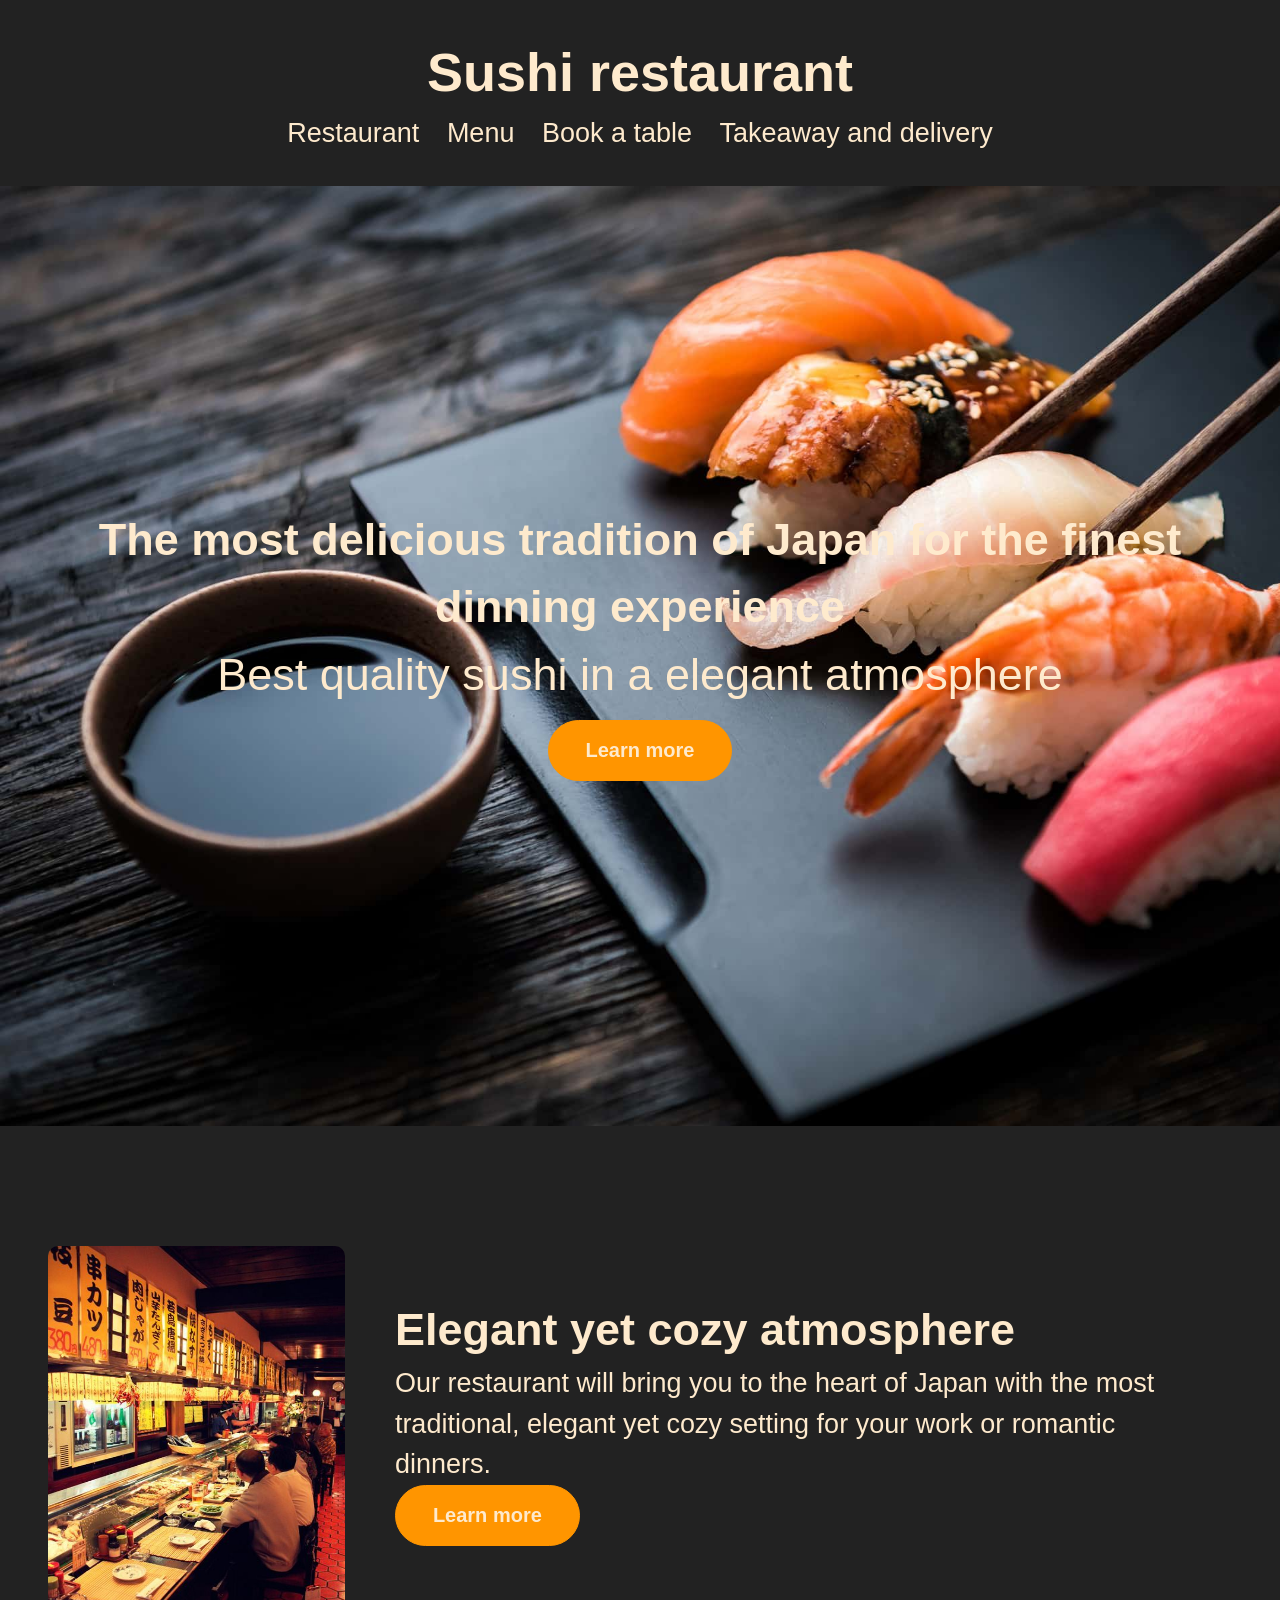
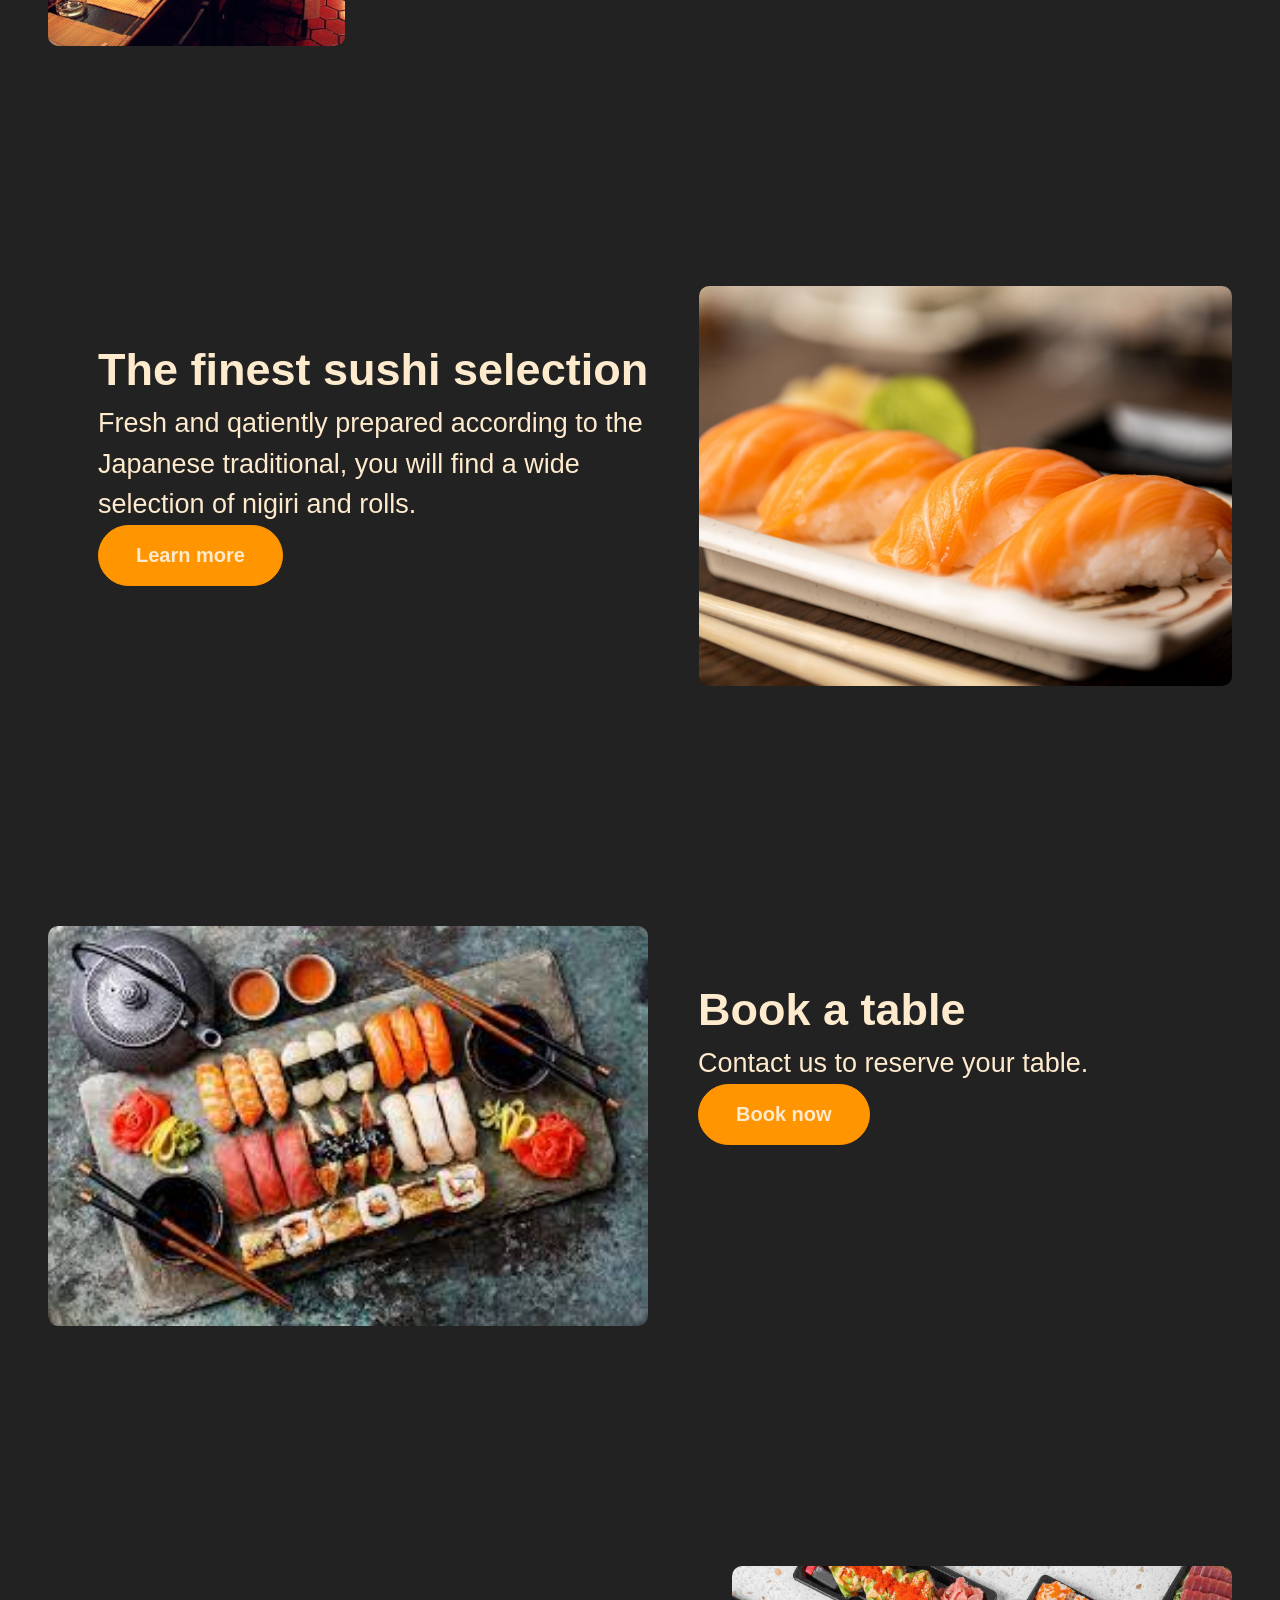
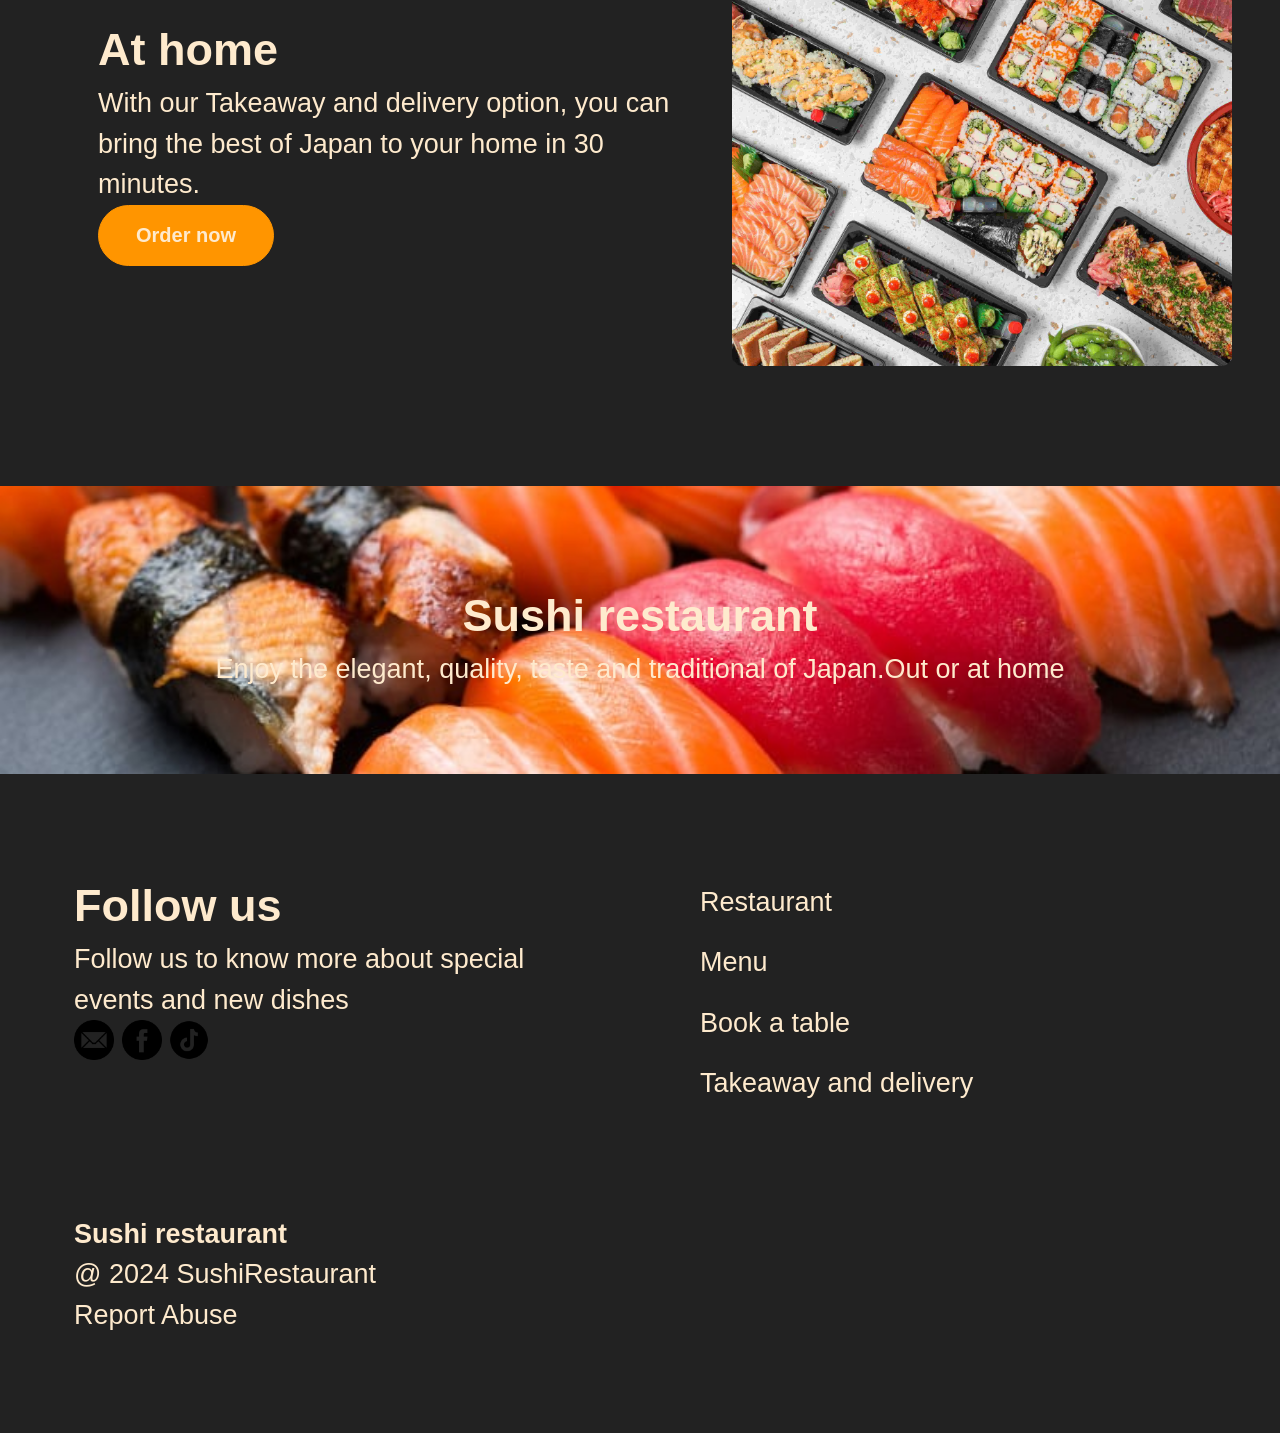
<file: index.html>
<!DOCTYPE html>
<html lang="en">
<head>
    <meta charset="UTF-8">
    <meta name="viewport" content="width=\
    , initial-scale=1.0">
    <title>Sushi restaurant</title>
    <meta name="keywords" content="sushi, restaurant, special food, nigiri">
    <meta name="description" content="The most delicious tradition of Japan for 
    the finest dinning experience">
    <link rel="stylesheet" href="style.css">
</head>
<body>
    <header>
        <div class="navbar">
            <h1><a href="index.html" style="border: none;">Sushi restaurant</a></h1>
            <nav>
                <a href="restaurant.html">Restaurant</a>
                <a href="Menu.html">Menu</a>
                <a href="BookaTable.html">Book a table</a>
                <a href="TakeAway.html">Takeaway and delivery</a>
            </nav>
        </div>
        <div class="content_center">
            <h2>The most delicious tradition of Japan for 
                the finest dinning experience
            </h2>
            <p>Best quality sushi in a elegant atmosphere</p>
            <button><a href="restaurant.html">Learn more</a></button>
        </div>
    </header>
    <main> 
        <div class="section_one">
            <img src="img/h (11).jpg" alt="image 11">
            <div class="text-section1">
                <h2>Elegant yet cozy atmosphere</h2>
                <p>Our restaurant will bring you to the heart of Japan with the most traditional, 
                    elegant yet cozy setting for your work or romantic dinners.
                </p>
                <button><a href="restaurant.html">Learn more</a></button>
            </div>
        </div>
        <div class="section_two">
            <img src="img/h (10).jpg" alt="hinh 10">
            <div class="text-section2">
                <h2>The finest sushi selection</h2>
                <p>Fresh and qatiently prepared according to the Japanese traditional, 
                you will find a wide selection of nigiri and rolls.
                </p>
                <button><a href="Menu.html">Learn more</a></button>
            </div>
        </div>
        <div class="section_one">
            <img src="img/h (1).jpg" alt="hinh 1">
            <div class="text-section1">
                <h2>Book a table</h2>
                <p>Contact us to reserve your table.</p>
                <button><a href="BookaTable.html">Book now</a></button>
            </div>
        </div>
        <div class="section_two">
            <img src="img/h3.jpeg" alt="hinh_sushi_delivery">
            <div class="text-section2">
                <h2>At home</h2>
                <p>With our Takeaway and delivery option, 
                    you can bring the best of Japan to your home in 30 minutes.
                </p>
                <button><a href="TakeAway.html">Order now</a></button>
            </div>
        </div>
        <div class="section_three">
            <h2>Sushi restaurant</h2>
            <p>Enjoy the elegant, quality, taste and 
                traditional of Japan.Out or at home
            </p>
        </div>
    </main>
    <footer class="clearfix">
        <span class="textFooter box">
            <h2>Follow us</h2>
            <p>Follow us to know more about special events and new dishes</p>
            <img src="img/email.png" alt="email">
            <img src="img/facebook (1).png" alt="facebook">
            <img src="img/tik-tok.png" alt="tiktok">
        </span>
        <div class="navbot box">
            <nav>
                <a href="restaurant.html">Restaurant</a>
                <a href="Menu.html">Menu</a>
                <a href="BookaTable.html">Book a table</a>
                <a href="TakeAway.html">Takeaway and delivery</a>
            </nav>
        </div>
        <div class="box text">
            <h4>Sushi restaurant</h4>
            <p>@ 2024 SushiRestaurant</p>
            <a href="#">Report Abuse</a>
        </div>
    </footer>
</body>
</html
</file>
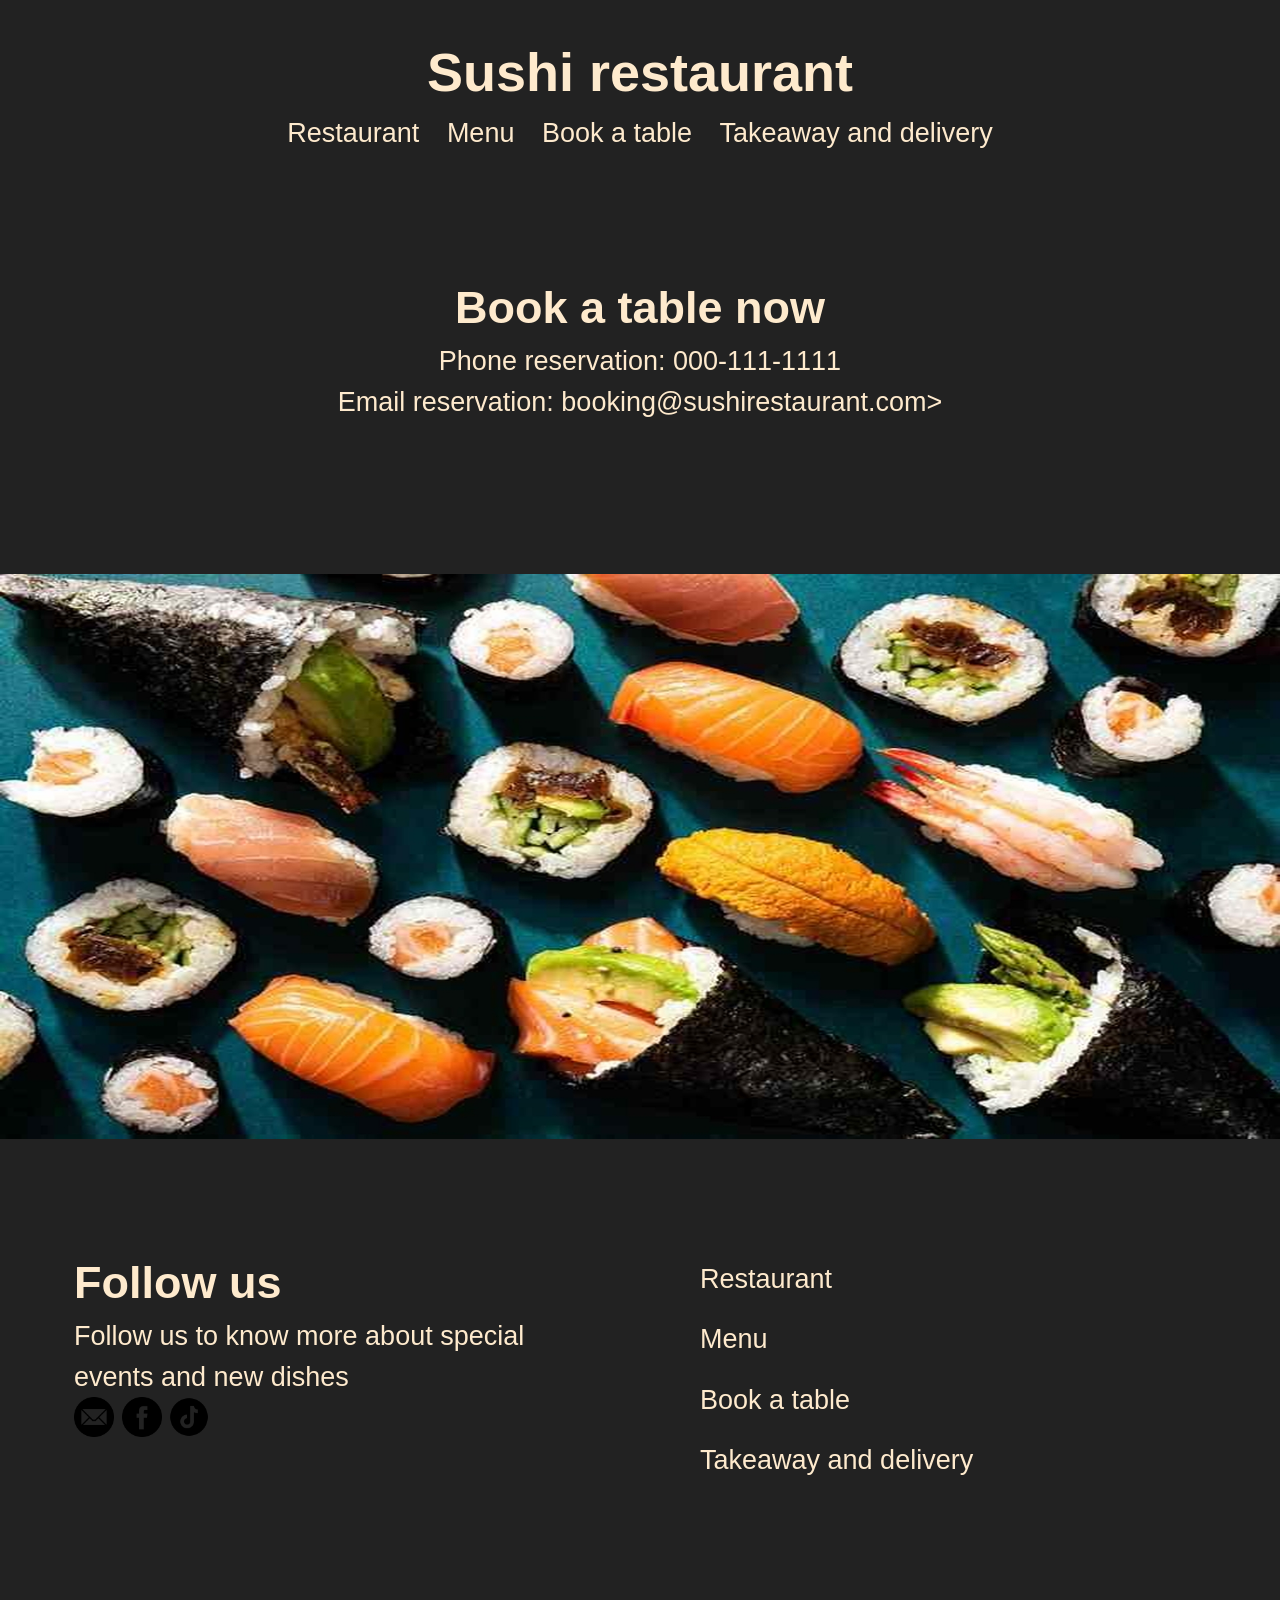
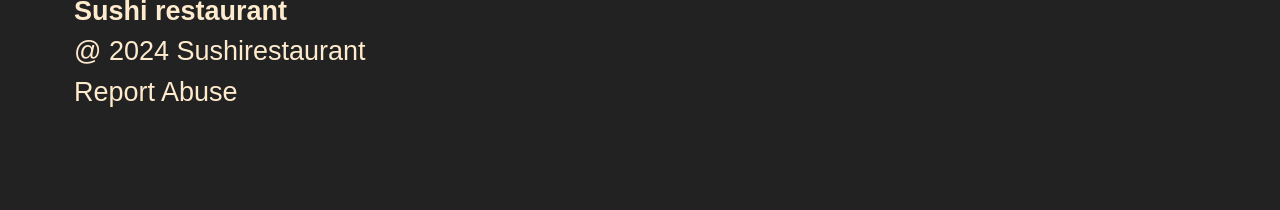
<file: BookaTable.html>
<!DOCTYPE html>
<html lang="en">
<head>
    <meta charset="UTF-8">
    <meta name="viewport" content="width=device-width, initial-scale=1.0">
    <title>Sushi restaurant</title>
    <meta name="keywords" content="sushi, restaurant, special food, nigiri">
    <meta name="description" content="Contact us to reserve your table.">
    <link rel="stylesheet" href="style.css">
</head>
<body>
    <header>
        <div class="navbar">
            <h1><a href="index.html" style="border: none;">Sushi restaurant</a></h1>
            <nav>
                <a href="restaurant.html">Restaurant</a>
                <a href="Menu.html">Menu</a>
                <a href="BookaTable.html">Book a table</a>
                <a href="TakeAway.html">Takeaway and delivery</a>
            </nav>
            <div class="contact">
                <h2>Book a table now </h2>
                <p>Phone reservation: 000-111-1111 <br>Email reservation: booking@sushirestaurant.com></p>
            </div>
    </header>
    <main>
        <div class="maincontent">
            <img src="img/h2.jpg" alt="hinh_anh">
        </div>
    </main>
    <footer class="clearfix">
        <span class="textFooter box">
            <h2>Follow us</h2>
            <p>Follow us to know more about special events and new dishes</p>
            <img src="img/email.png" alt="email">
            <img src="img/facebook (1).png" alt="facebook">
            <img src="img/tik-tok.png" alt="tiktok">
        </span>
        <div class="navbot box">
            <nav>
                <a href="restaurant.html">Restaurant</a>
                <a href="Menu.html">Menu</a>
                <a href="BookaTable.html">Book a table</a>
                <a href="TakeAway.html">Takeaway and delivery</a>
            </nav>
        </div>
        <div class="box text">
            <h4>Sushi restaurant</h4>
            <p>@ 2024 Sushirestaurant</p>
            <a href="#">Report Abuse</a>
        </div>
    </footer>
</body>
</html>
</file>
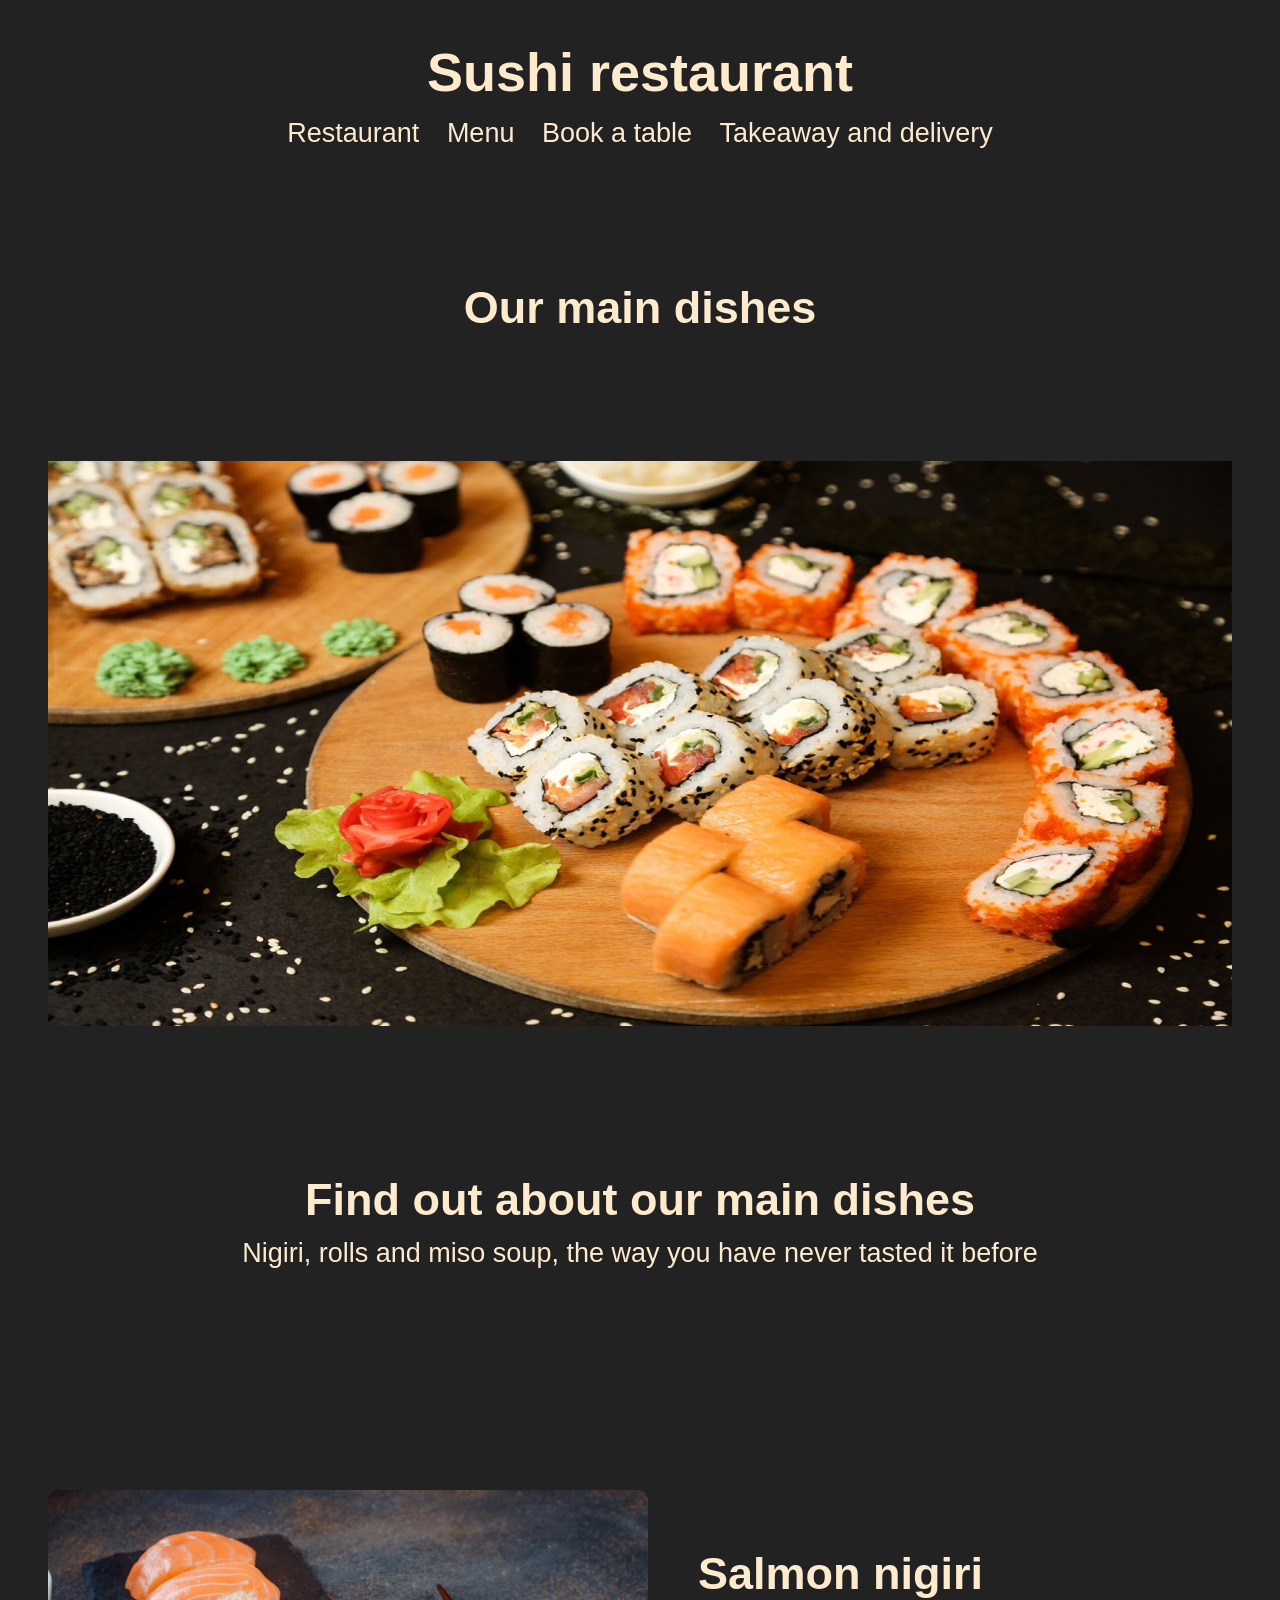
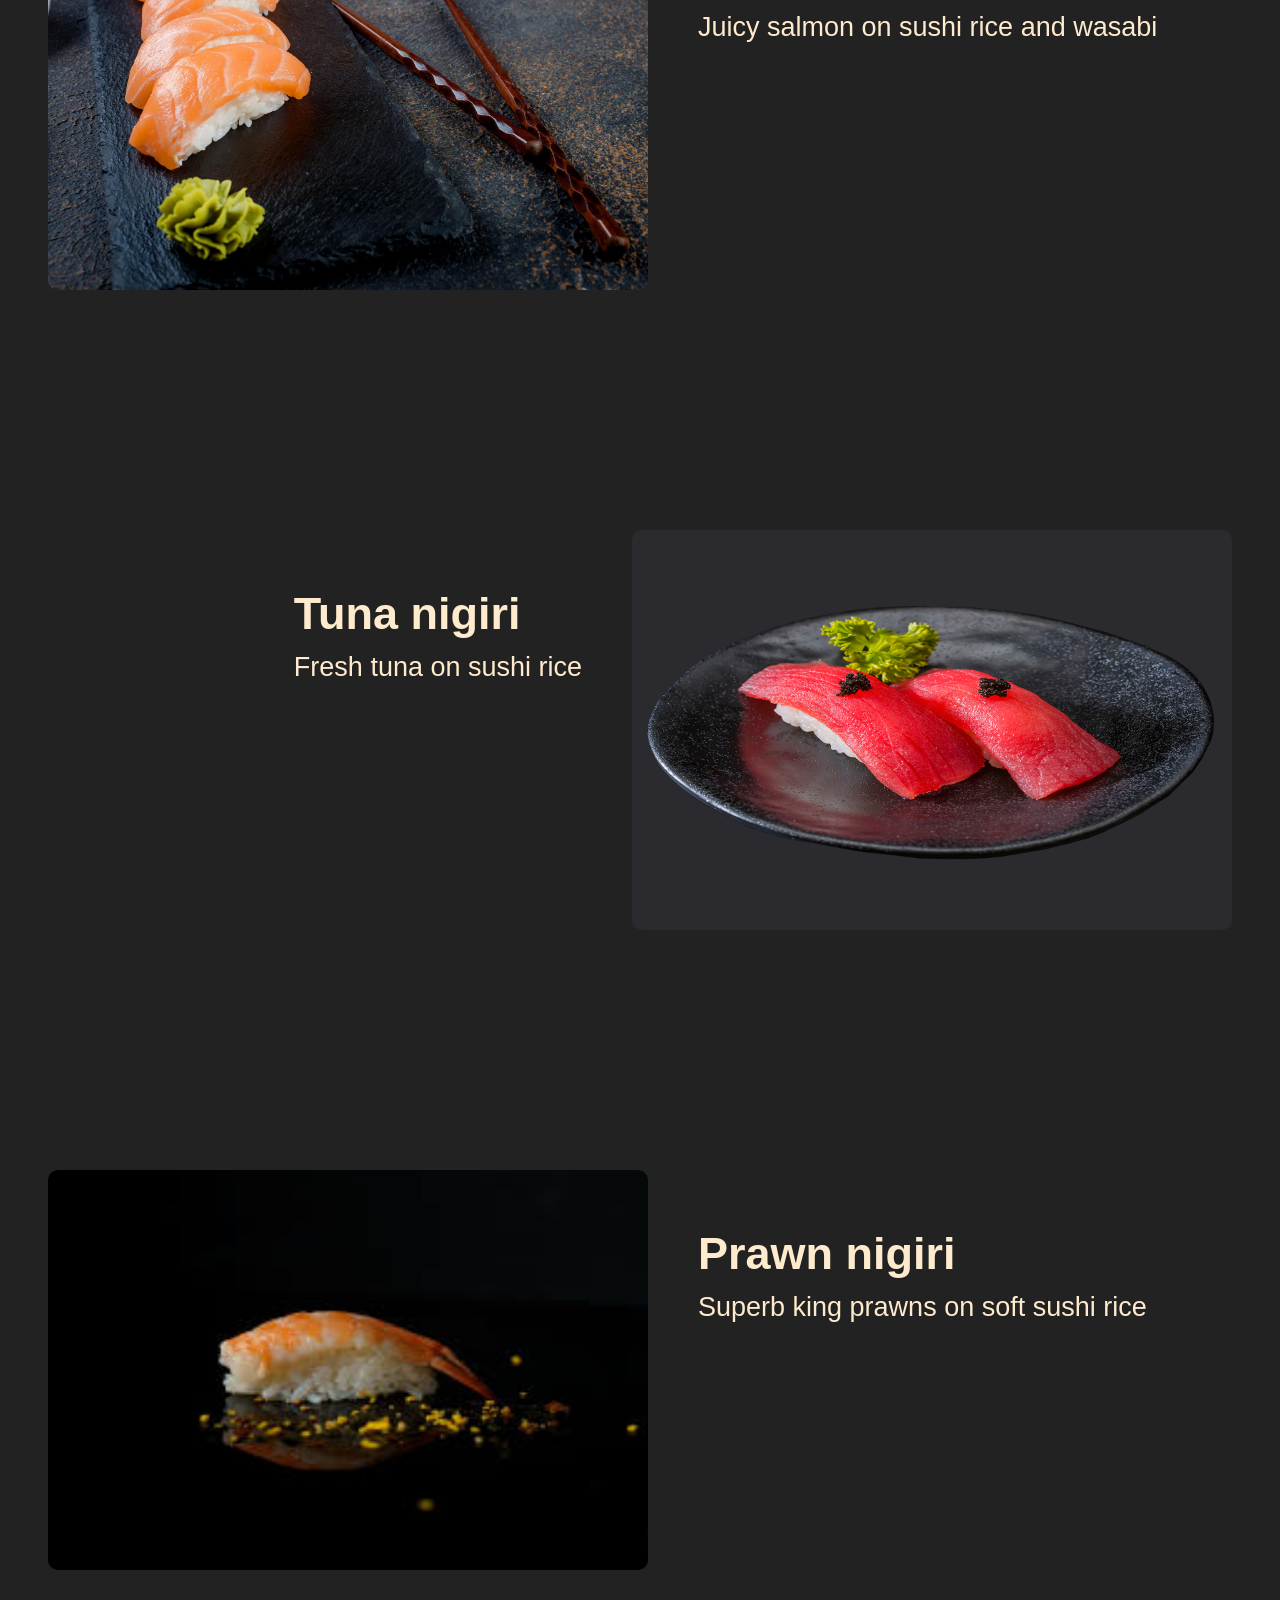
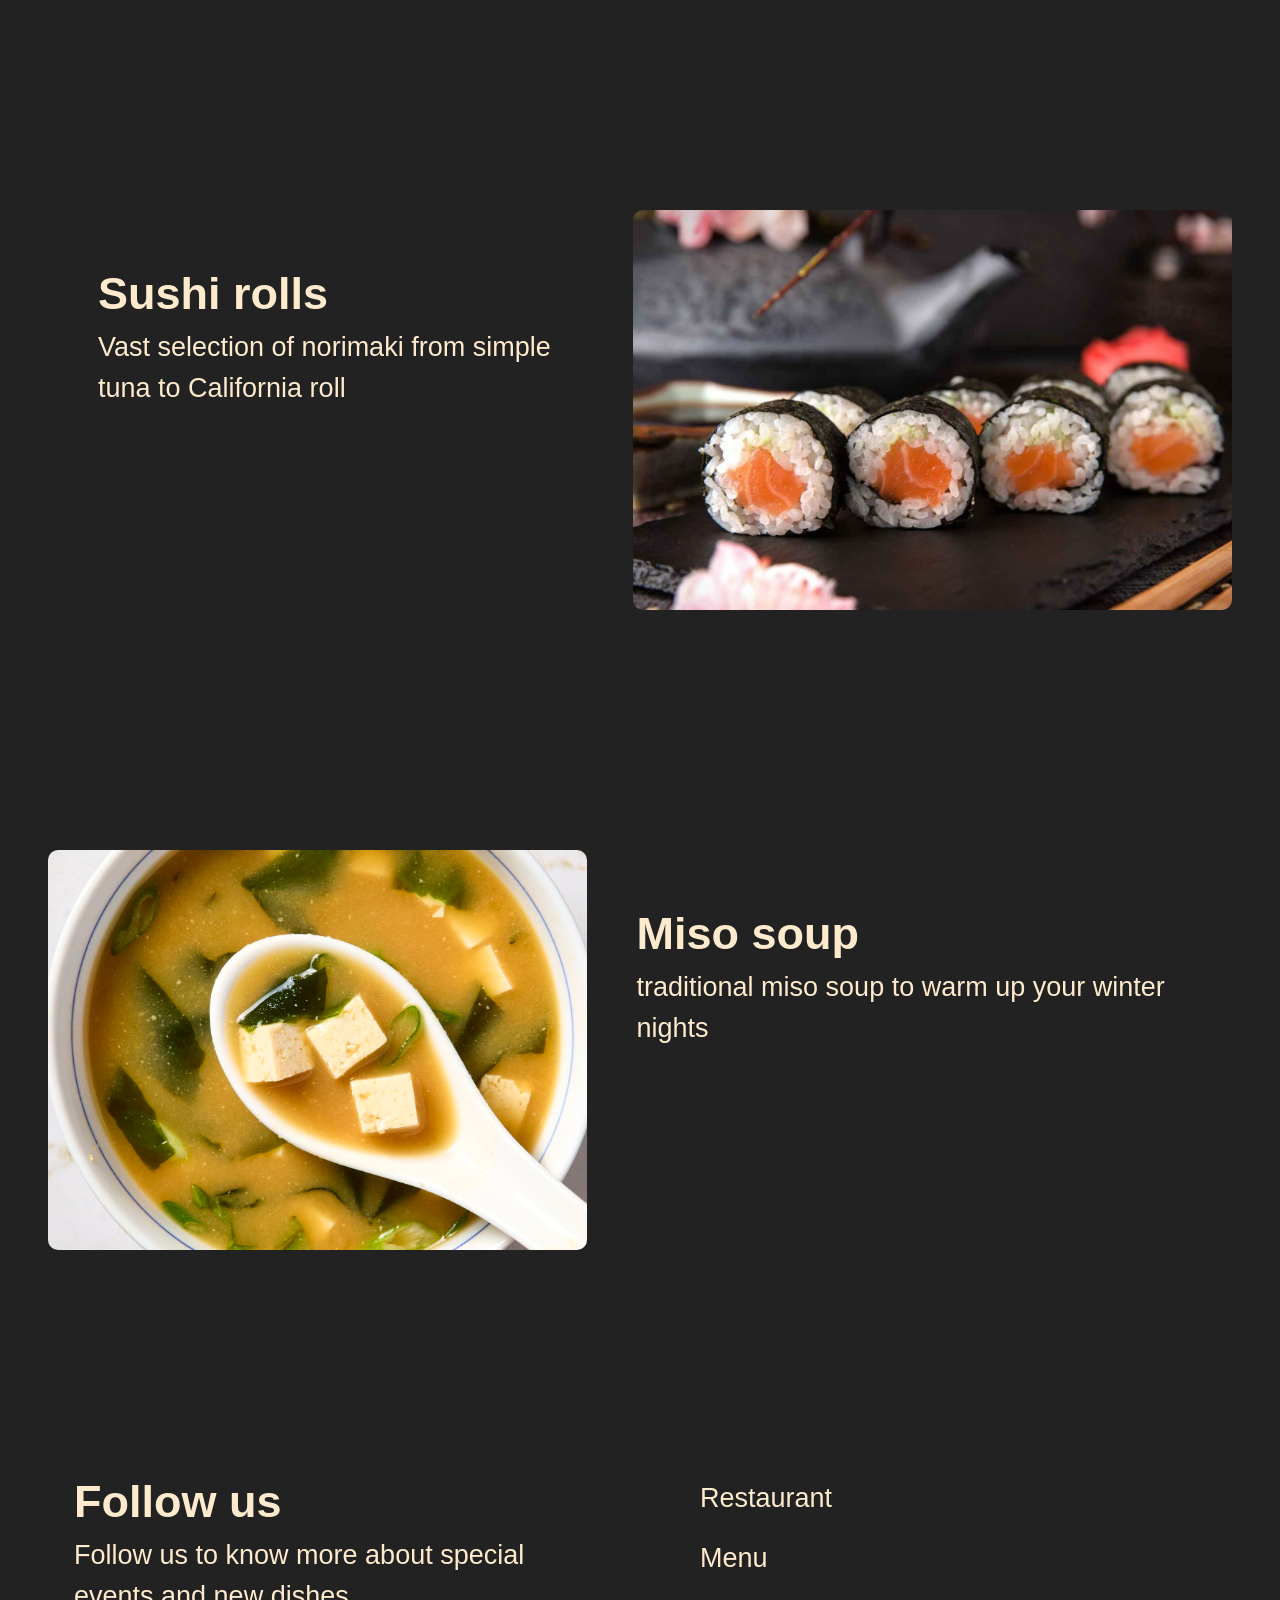
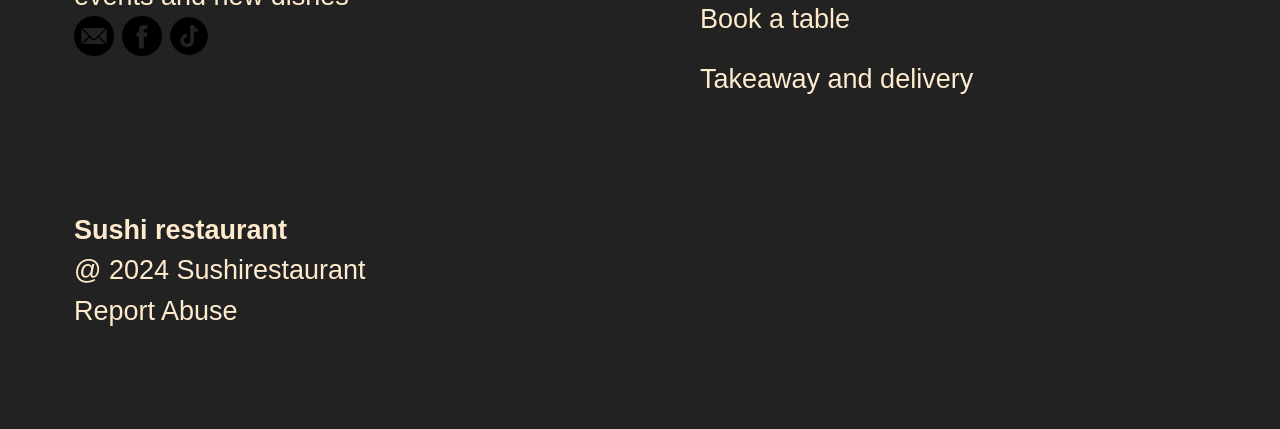
<file: Menu.html>
<!DOCTYPE html>
<html lang="en">
<head>
    <meta charset="UTF-8">
    <meta name="viewport" content="width=\<, initial-scale=1.0">
    <title>Sushi restaurant</title>
    <meta name="keywords" content="sushi, restaurant, special food, nigiri">
    <meta name="description" content="Fresh and qatiently prepared according to the Japanese traditional, 
    you will find a wide selection of nigiri and rolls.">
    <link rel="stylesheet" href="style.css">
</head>
<body>
    <header>
        <div class="navbar">
            <h1><a href="index.html" style="border: none;">Sushi restaurant</a></h1>
            <nav>
                <a href="restaurant.html">Restaurant</a>
                <a href="Menu.html">Menu</a>
                <a href="BookaTable.html">Book a table</a>
                <a href="TakeAway.html">Takeaway and delivery</a>
            </nav>
        <div class="maincontent">
            <h2>Our main dishes</h2>
        </div>
        <div class="maincontent">
            <img src="img/h8.jpg" alt="sushidishes">
        </div>
    </header>
    <main>
        <div class="m_content">
            <h2>Find out about our main dishes</h2>
            <p>Nigiri, rolls and miso soup, the way you have never tasted it before</p>
        </div>
        <div class="section_one">
            <img src="img/h (6).jpg" alt="hinhsushi">
            <div class="text-section1">
                <h2>Salmon nigiri</h2>
                <p>Juicy salmon on sushi rice and wasabi</p>
            </div>
        </div>
        <div class="section_two">
            <img src="img/h5.png" alt="salmonNigiri">
            <div class="text-section2">
                <h2>Tuna nigiri</h2>
                <p>Fresh tuna on sushi rice</p>
            </div>
        </div>
        <div class="section_one">
            <img src="img/h (3).jpg" alt="hinh3">
            <div class="text-section1">
                <h2>Prawn nigiri</h2>
                <p>Superb king prawns on soft sushi rice</p>
            </div>
        </div>
        <div class="section_two">
            <img src="img/h4.jpg" alt="h4">
            <div class="text-section2">
                <h2>Sushi rolls</h2>
                <p>Vast selection of norimaki from 
                    simple tuna to California roll
                </p>
            </div>
        </div>
        <div class="section_one">
            <img src="img/h (5).jpg" alt="h4">
            <div class="text-section1">
                <h2>Miso soup</h2>
                <p>traditional miso soup to warm up your winter nights</p>
            </div>
        </div>
    </main>
    <footer class="clearfix">
        <span class="textFooter box">
            <h2>Follow us</h2>
            <p>Follow us to know more about special events and new dishes</p>
            <img src="img/email.png" alt="email">
            <img src="img/facebook (1).png" alt="facebook">
            <img src="img/tik-tok.png" alt="tiktok">
        </span>
        <div class="navbot box">
            <nav>
                <a href="restaurant.html">Restaurant</a>
                <a href="Menu.html">Menu</a>
                <a href="BookaTable.html">Book a table</a>
                <a href="TakeAway.html">Takeaway and delivery</a>
            </nav>
        </div>
        <div class="box text">
            <h4>Sushi restaurant</h4>
            <p>@ 2024 Sushirestaurant</p>
            <a href="#">Report Abuse</a>
        </div>
    </footer>
</body>
</html>
</file>
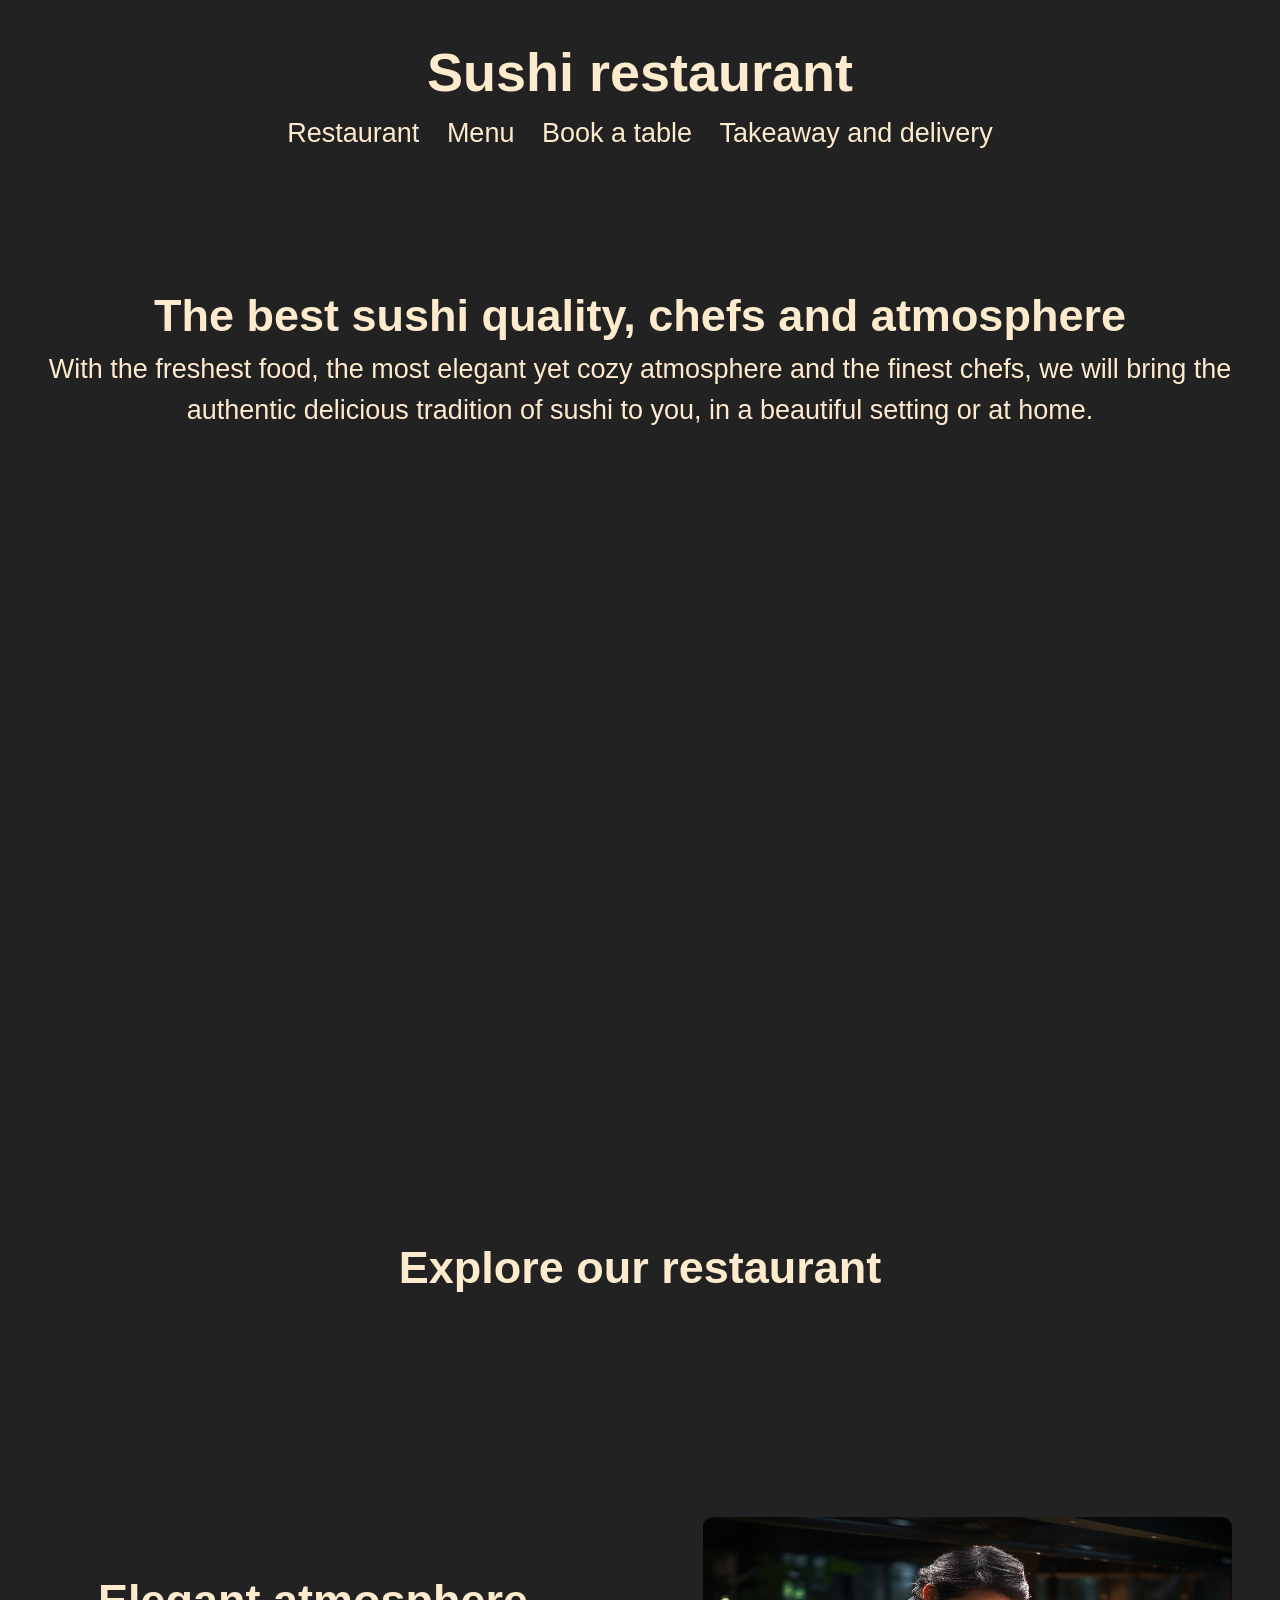
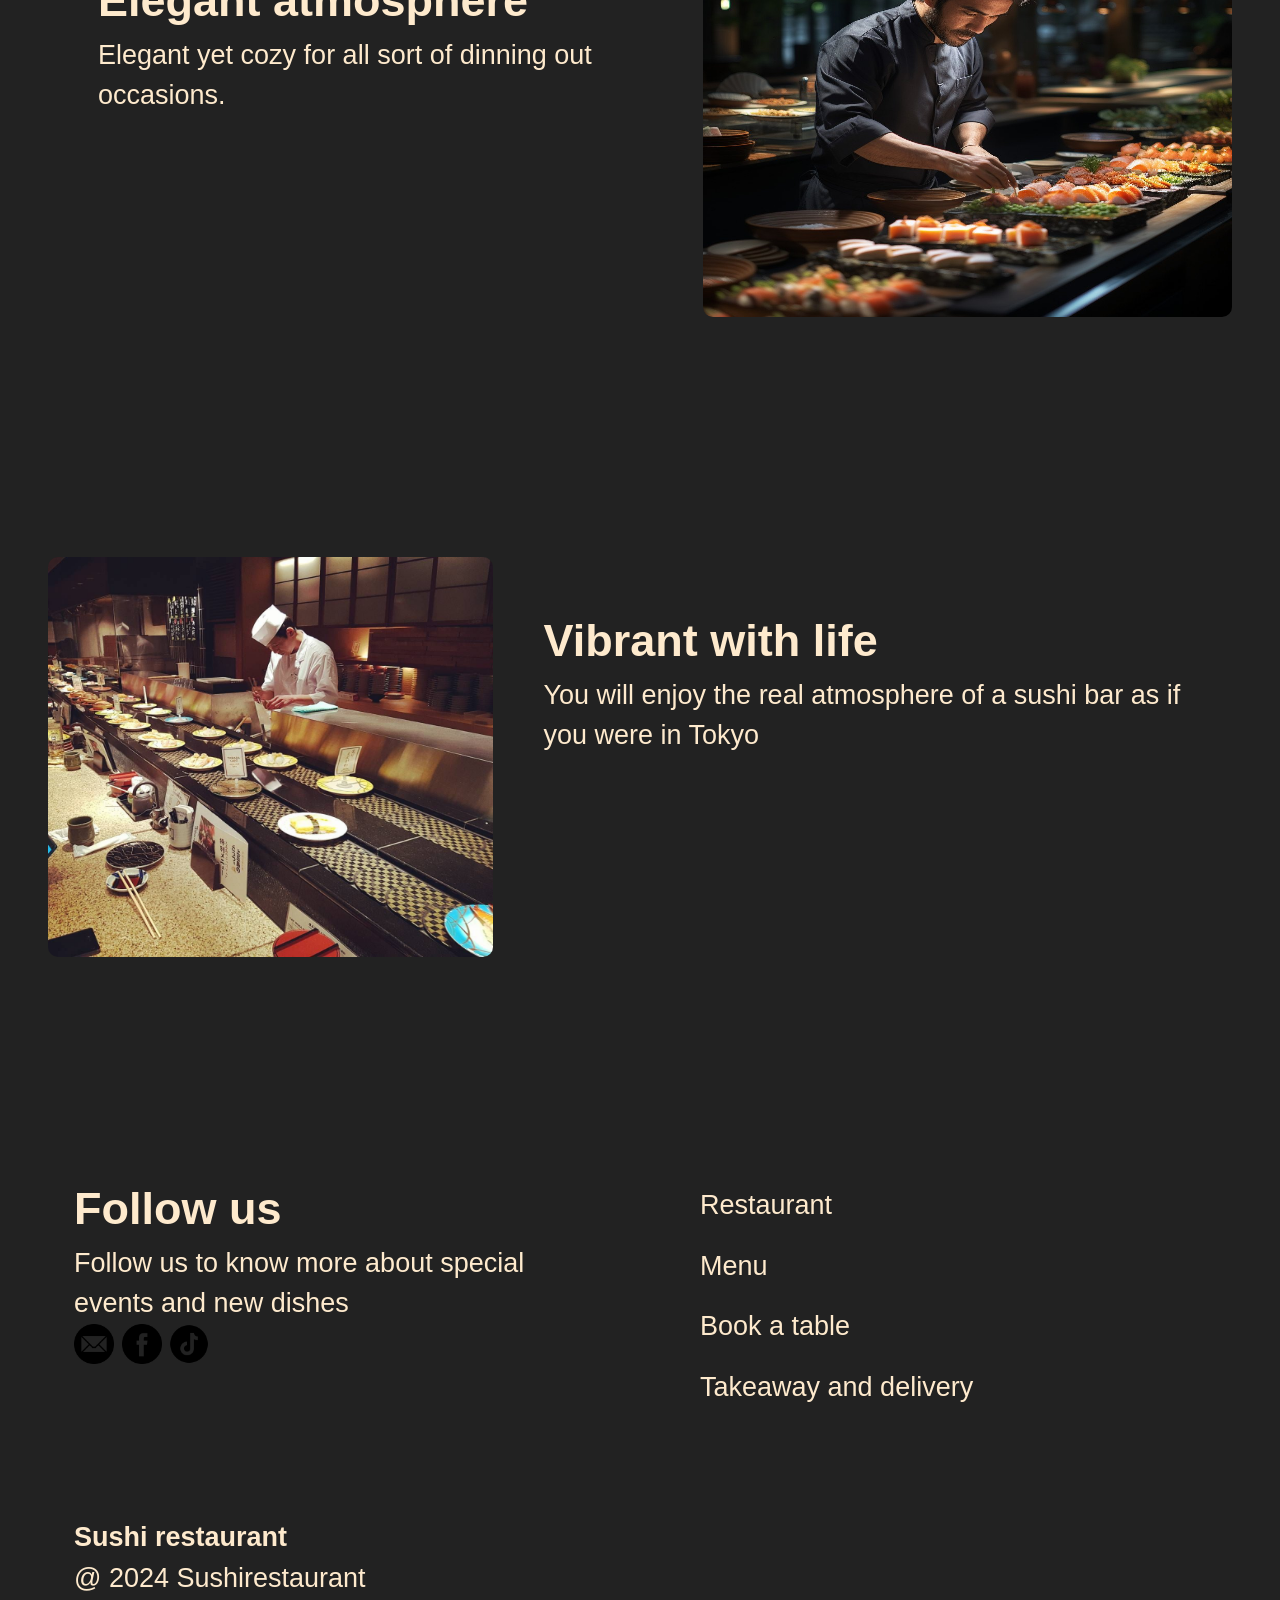
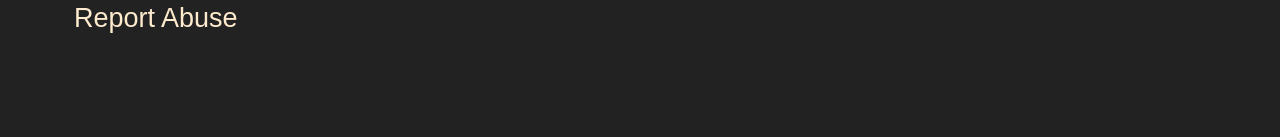
<file: restaurant.html>
<!DOCTYPE html>
<html lang="en">
<head>
    <meta charset="UTF-8">
    <meta name="viewport" content="width=device-width, initial-scale=1.0">
    <title>Sushi restaurant</title>
    <meta name="keywords" content="sushi, restaurant, special food, nigiri">
    <meta name="description" content="Our restaurant will bring you to the heart of Japan with the most traditional, 
    elegant yet cozy setting for your work or romantic dinners.">
    <link rel="stylesheet" href="style.css">
</head>
<body>
    <header>
        <div class="navbar">
            <h1><a href="index.html" style="border: none;">Sushi restaurant</a></h1>
            <nav>
                <a href="restaurant.html">Restaurant</a>
                <a href="Menu.html">Menu</a>
                <a href="BookaTable.html">Book a table</a>
                <a href="TakeAway.html">Takeaway and delivery</a>
            </nav>
        </div>
        <div class="m_content">
            <h2>The best sushi quality, chefs and atmosphere</h2>
            <p>With the freshest food,
                the most elegant yet cozy atmosphere and the finest chefs,
                we will bring the authentic delicious tradition of sushi to you,
                in a beautiful setting or at home.
            </p>
        </div>
        <div>
            <iframe style="margin-left: 150px;" width="1200px" height="600px" src="https://www.youtube.com/embed/JkeRhKnROds?si=D4fj-iXbluDiWoyi" title="YouTube video player" frameborder="0" allow="accelerometer; autoplay; clipboard-write; encrypted-media; gyroscope; picture-in-picture; web-share" referrerpolicy="strict-origin-when-cross-origin" allowfullscreen></iframe>
        </div>
        <div class="m_content">
            <h2>Explore our restaurant</h2>
        </div>
    </header>
    <main>
        <div class="section_one">
            <div class="text-section1">
                <h2>Elegant atmosphere</h2>
                <p>Elegant yet cozy for all sort of dinning out occasions.</p>
            </div>
            
            <img src="img/h (9).jpg" alt="hinh9">
        </div>
        <div class="section_two">
            <div class="text-section2">
                <h2>Vibrant with life</h2>
                <p>You will enjoy the real atmosphere of a sushi
                    bar as if you were in Tokyo
                </p>
            </div>
            
            <img src="img/h1.jpg" alt="hinh1">
        </div>
    </main>
    <footer class="clearfix">
        <span class="textFooter box">
            <h2>Follow us</h2>
            <p>Follow us to know more about special events and new dishes</p>
            <img src="img/email.png" alt="email">
            <img src="img/facebook (1).png" alt="facebook">
            <img src="img/tik-tok.png" alt="tiktok">
        </span>
        <div class="navbot box">
            <nav>
                <a href="restaurant.html">Restaurant</a>
                <a href="Menu.html">Menu</a>
                <a href="BookaTable.html">Book a table</a>
                <a href="TakeAway.html">Takeaway and delivery</a>
            </nav>
        </div>
        <div class="box text">
            <h4>Sushi restaurant</h4>
            <p>@ 2024 Sushirestaurant</p>
            <a href="#">Report Abuse</a>
        </div>
    </footer>
</body>
</html>
</file>
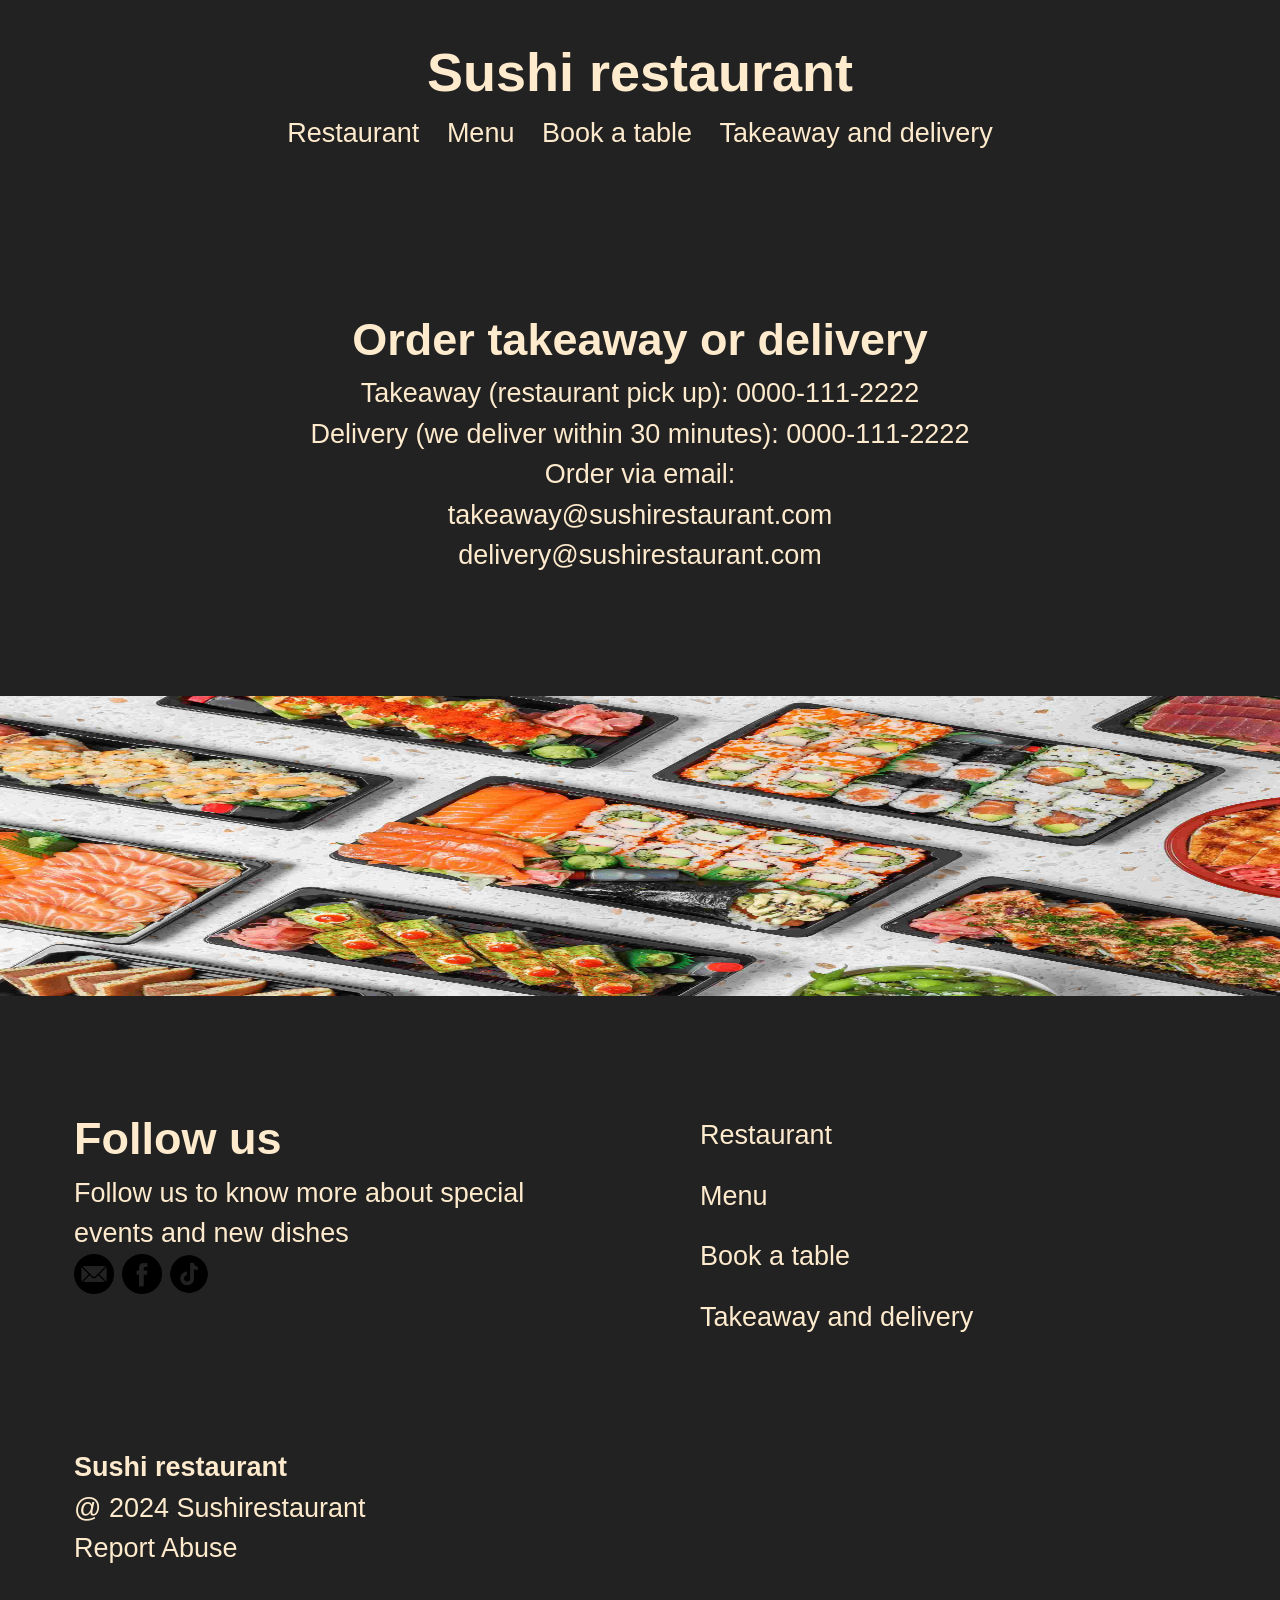
<file: TakeAway.html>
<!DOCTYPE html>
<html lang="en">
<head>
    <meta charset="UTF-8">
    <meta name="viewport" content="width=device-width, initial-scale=1.0">
    <meta name="keywords" content="sushi, restaurant, special food, nigiri">
    <meta name="description" content="With our Takeaway and delivery option, 
    you can bring the best of Japan to your home in 30 minutes. ">
    <title>Sushi restaurant</title>
    <link rel="stylesheet" href="style.css">
</head>
<body>
    <header>
        <div class="navbar">
            <h1><a href="index.html" style="border: none;">Sushi restaurant</a></h1>
            <nav>
                <a href="restaurant.html">Restaurant</a>
                <a href="Menu.html">Menu</a>
                <a href="BookaTable.html">Book a table</a>
                <a href="TakeAway.html">Takeaway and delivery</a>
            </nav>
    </header>
    <main>
        <div class="contact">
            <h2>Order takeaway or delivery </h2>
            <p>Takeaway (restaurant pick up): 0000-111-2222<br>

                Delivery (we deliver within 30 minutes): 0000-111-2222 <br>
                
                Order via email: <br>
                
                takeaway@sushirestaurant.com <br>
                
                delivery@sushirestaurant.com
            </p>
        </div>
        <div class="imga">
            <img src="img/h3.jpeg" alt="hinh_anh">
        </div>
    </main>
    <footer class="clearfix">
        <span class="textFooter box">
            <h2>Follow us</h2>
            <p>Follow us to know more about special events and new dishes</p>
            <img src="img/email.png" alt="email">
            <img src="img/facebook (1).png" alt="facebook">
            <img src="img/tik-tok.png" alt="tiktok">
        </span>
        <div class="navbot box">
            <nav>
                <a href="restaurant.html">Restaurant</a>
                <a href="Menu.html">Menu</a>
                <a href="BookaTable.html">Book a table</a>
                <a href="TakeAway.html">Takeaway and delivery</a>
            </nav>
        </div>
        <div class="box text">
            <h4>Sushi restaurant</h4>
            <p>@ 2024 Sushirestaurant</p>
            <a href="#">Report Abuse</a>
        </div>
    </footer>
</body>
</html>
</file>
<file: style.css>
* {
  box-sizing: border-box;
  margin: 0;
  padding: 0;
}
body {
  font-family: Arial, Helvetica, sans-serif;
  background-color: #222;
  color: #feeacd;
  line-height: 1.5;
  font-size: 27px;
}
body h2 {
  font-size: 45px;
}
.burger-bar {
  display: none;
}
.navbar {
  padding: 32px 48px;
  display: block;
  text-align: center;
}
.navbar a {
  text-decoration: none;
  padding: 10px;
  color: #feeacd;
}
.navbar a:hover {
  border-bottom: 2px solid #feeacd;
}
.content_center {
  background: url(img/h6.jpg);
  background-position: right bottom left top;
  background-repeat: no-repeat, repeat;
  background-size: cover;
  width: 100%;
  height: 940px;
  padding: 320px 32px;
  text-align: center;
  font-size: 45px;
}
button {
  font-size: 20px;
  font-family: sans-serif;
  font-weight: bold;
  color: black;
  background-color: #ff9500;
  padding: 18px 27px;
  border-radius: 50px;
  border: 1px solid #ff9500;
}
button a {
  text-decoration: none;
  padding: 10px;
  color: #feeacd;
}
button:hover {
  background-color: #a96910;
}
.section_one {
  padding: 120px 48px;
  display: flex;
}
.section_one img {
  height: 400px;
  width: 600px;
  border-radius: 10px;
}
.text-section1 {
  margin: 50px;
}
.section_two {
  padding: 120px 48px;
  display: flex;
  flex-direction: row-reverse;
}
.section_two img {
  height: 400px;
  width: 600px;
  border-radius: 10px;
}
.text-section2 {
  margin: 50px;
}
.section_three {
  background-image: url(img/hinh8.jpg);
  background-position: center;
  background-repeat: no-repeat, repeat;
  background-size: cover;
  width: 100%;
  height: 288px;
  padding: 96px 48px;
  text-align: center;
}
footer {
  padding: 48px 24px;
}
.clearfix::after {
  content: "";
  clear: both;
  display: table;
}
.box {
  float: left;
  width: 50%;
  padding: 50px;
}
.textFooter {
  margin-right: 0;
}
.textFooter img {
  width: 40px;
}
.navbot {
  justify-items: end;
}
.navbot a {
  display: block;
  text-decoration: none;
  padding: 10px;
  color: #feeacd;
}
.navbot a:hover {
  border-bottom: 2px solid #feeacd;
}
.text a {
  text-decoration: none;
  color: #feeacd;
}
.maincontent h2 {
  padding: 120px;
}
.maincontent img {
  width: 100%;
  height: 565px;
}
.m_content {
  text-align: center;
  padding: 96px 48px;
}
.contact {
  text-align: center;
  padding: 120px;
}
.imga img {
  width: 100%;
  height: 300px;
  background-size: contain;
}
.menu-toggle {
  display: none;
  cursor: pointer;
}
</file>
